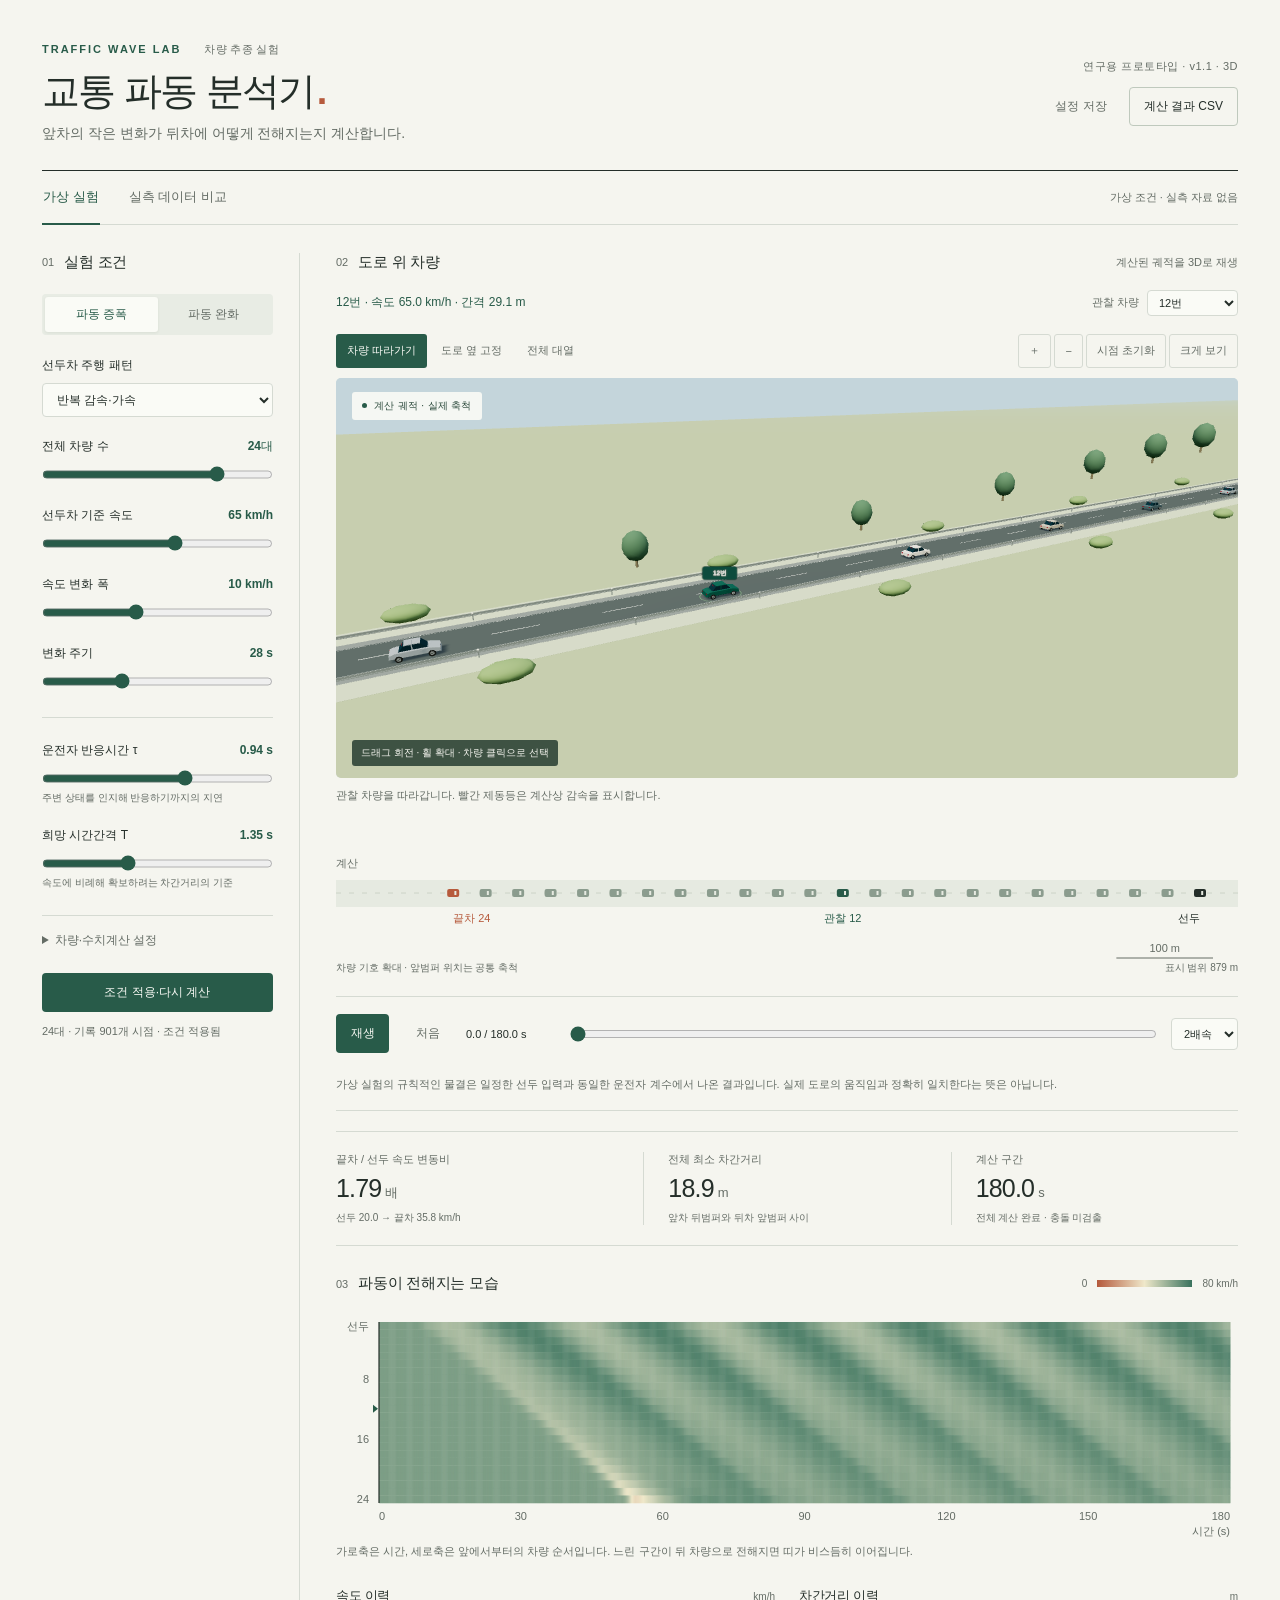
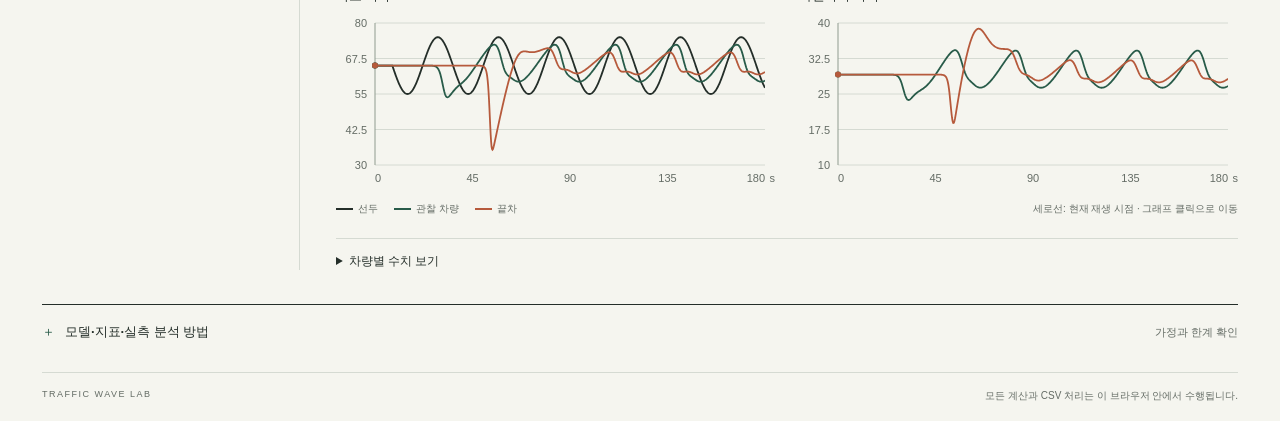
<file: index.html>
<!doctype html>
<html lang="ko">
<head>
  <meta charset="utf-8">
  <meta name="viewport" content="width=device-width,initial-scale=1">
  <meta name="color-scheme" content="light">
  <title>교통 파동 분석기 | Traffic Wave Lab</title>
  <link rel="stylesheet" href="style.css">
</head>
<body>
<div class="app">
  <header class="masthead">
    <div><div class="eyebrow">TRAFFIC WAVE LAB <span>차량 추종 실험</span></div><h1>교통 파동 분석기<span class="period">.</span></h1><p>앞차의 작은 변화가 뒤차에 어떻게 전해지는지 계산합니다.</p></div>
    <div class="header-actions"><span class="edition">연구용 프로토타입 · v1.1 · 3D</span><div><button id="export-config" class="quiet">설정 저장</button><button id="export-csv" class="outline">계산 결과 CSV</button></div></div>
  </header>
  <nav class="workspace-nav" aria-label="분석 모드"><div><button id="mode-simulation" aria-pressed="true">가상 실험</button><button id="mode-measured" aria-pressed="false">실측 데이터 비교</button></div><span id="source-label">가상 조건 · 실측 자료 없음</span></nav>
  <section id="data-panel" class="data-panel" hidden aria-label="실측 데이터 입력">
    <div><h2>같은 차로의 차량 궤적을 불러오세요.</h2><p>필수 열: <code>time_s, vehicle_id, position_m, speed_kmh</code><br>위치는 진행 방향으로 증가하는 앞범퍼 좌표(m), 시간은 공통 시계(s)입니다. 차량 길이는 아래 설정값을 공통 적용합니다.</p></div>
    <div class="data-actions"><label class="file-button">CSV 불러오기<input type="file" id="file-input" accept=".csv,text/csv"></label><button id="template" class="outline">CSV 양식</button><button id="synthetic" class="quiet">합성 예제 사용</button><button id="clear-data" class="quiet" hidden>자료 해제</button></div>
    <div id="data-status" class="data-status" role="status">아직 실측 자료가 없습니다. 합성 예제로 비교 기능을 먼저 시험할 수 있습니다.</div>
    <div id="fit-row" class="fit-row" hidden><div><b id="fit-score">—</b><span id="data-summary"></span></div><button id="calibrate" class="outline">반응시간·시간간격 추정</button><span id="fit-progress" role="status"></span></div>
    <p class="small">CSV 최대 30대·300초·12 MB, 차량마다 최소 3개 시점. 2초보다 긴 관측 공백은 허용하지 않습니다. 엑셀 자료는 CSV UTF-8로 저장해 주세요.</p>
  </section>
  <main class="layout">
    <aside class="controls">
      <div class="section-heading"><span class="section-no">01</span><h2>실험 조건</h2></div>
      <div class="presets" aria-label="가상 실험 프리셋"><button id="preset-wave" aria-pressed="true">파동 증폭</button><button id="preset-stable" aria-pressed="false">파동 완화</button></div>
      <div id="synthetic-controls">
        <label class="field">선두차 주행 패턴<select id="mode"><option value="sine">반복 감속·가속</option><option value="pulse">한 차례 감속 후 회복</option></select></label>
        <label class="range-field" for="count"><span>전체 차량 수<output id="count-value"></output></span><input id="count" type="range" min="3" max="30" step="1" value="24"></label>
        <label class="range-field" for="baselineSpeed"><span>선두차 기준 속도<output id="baselineSpeed-value"></output></span><input id="baselineSpeed" type="range" min="30" max="90" step="5" value="65"></label>
        <label class="range-field" for="amplitude"><span>속도 변화 폭<output id="amplitude-value"></output></span><input id="amplitude" type="range" min="0" max="25" step="1" value="10"></label>
        <label class="range-field" for="period"><span>변화 주기<output id="period-value"></output></span><input id="period" type="range" min="12" max="60" step="2" value="28"></label>
      </div>
      <div class="control-divider"></div>
      <label class="range-field" for="reactionTime"><span>운전자 반응시간 τ<output id="reactionTime-value"></output></span><input id="reactionTime" type="range" min="0" max="1.5" step="0.05" value="0.6"><small>주변 상태를 인지해 반응하기까지의 지연</small></label>
      <label class="range-field" for="timeHeadway"><span>희망 시간간격 T<output id="timeHeadway-value"></output></span><input id="timeHeadway" type="range" min="0.7" max="2.5" step="0.05" value="1.35"><small>속도에 비례해 확보하려는 차간거리의 기준</small></label>
      <details class="advanced"><summary>차량·수치계산 설정</summary><div class="advanced-fields">
        <label class="field">가속 성향 a (m/s²)<input id="acceleration" type="number" min="0.3" max="3" step="0.1" value="1.1"></label>
        <label class="field">편안한 감속 b (m/s²)<input id="comfortableBraking" type="number" min="0.5" max="4" step="0.1" value="2"></label>
        <label class="field">자유 주행 희망속도 (km/h)<input id="desiredSpeed" type="number" min="100" max="160" step="5" value="120"></label>
        <label class="field">정지 시 최소 간격 (m)<input id="minimumGap" type="number" min="0.5" max="5" step="0.5" value="2"></label>
        <label class="field">차량 길이 (m)<input id="vehicleLength" type="number" min="3" max="8" step="0.1" value="4.5"></label>
        <label class="field">계산 시간 (s)<input id="duration" type="number" min="30" max="300" step="10" value="180"></label>
        <p class="small">계산 간격 0.05 s · 기록 간격 0.2 s<br>단일 차로 · 차로 변경 없음 · 동일 운전자 계수</p>
      </div></details>
      <button id="recalculate" class="primary apply">조건 적용·다시 계산</button>
      <p id="condition-status" class="small" role="status">조건을 바꾸면 결과를 다시 계산합니다.</p>
    </aside>
    <div class="results">
      <div id="error" class="error" role="alert" hidden></div>
      <section class="road-section" id="road-section" aria-labelledby="road-title">
        <div class="section-heading spread"><div><span class="section-no">02</span><h2 id="road-title">도로 위 차량</h2></div><span class="small">계산된 궤적을 3D로 재생</span></div>
        <div class="road-readout"><span id="road-state">계산 준비</span><label>관찰 차량<select id="selected-car" aria-label="관찰할 차량"></select></label></div>
        <div class="scene-toolbar" aria-label="3D 시점 설정"><div class="camera-views"><button id="cam-follow" aria-pressed="true">차량 따라가기</button><button id="cam-roadside" aria-pressed="false">도로 옆 고정</button><button id="cam-overview" aria-pressed="false">전체 대열</button></div><div class="camera-actions"><button id="cam-zoom-in" aria-label="3D 화면 확대">＋</button><button id="cam-zoom-out" aria-label="3D 화면 축소">−</button><button id="cam-reset">시점 초기화</button><button id="scene-fullscreen">크게 보기</button></div></div>
        <div id="scene-shell" class="scene-shell">
          <canvas id="road-3d" aria-label="계산된 위치와 속도로 도로를 달리는 3D 자동차. 드래그로 회전하고 휠로 확대합니다. 관찰 차량과 아래 재생 버튼으로도 조작할 수 있습니다." role="img"></canvas>
          <div class="scene-stamp"><span class="scene-dot"></span><span>계산 궤적 · 실제 축척</span></div>
          <div class="scene-hint">드래그 회전 · 휠 확대 · 차량 클릭으로 선택</div>
          <div id="scene-fallback" class="scene-fallback" role="status" hidden>이 브라우저에서 3D를 시작하지 못했습니다. 아래 2D 대열과 그래프는 계속 사용할 수 있습니다.</div>
        </div>
        <p id="scene-status" class="scene-status" role="status">관찰 차량을 따라갑니다. 빨간 제동등은 계산상 감속을 표시합니다.</p>
        <canvas id="road" role="img" aria-label="선두차를 기준으로 차량의 간격 변화를 보여주는 차량 대열"></canvas>
        <div class="road-caption"><span>차량 기호 확대 · 앞범퍼 위치는 공통 축척</span><span id="road-scale"></span></div>
        <div class="playback"><button id="play" class="primary" aria-label="시뮬레이션 재생">재생</button><button id="restart" class="quiet">처음</button><output id="time-label">0.0 / 180 s</output><input id="timeline" type="range" min="0" max="180" step="0.05" value="0" aria-label="시뮬레이션 시간"><select id="playback-rate" aria-label="재생 배속"><option value="1">1배속</option><option value="2" selected>2배속</option><option value="4">4배속</option><option value="8">8배속</option></select></div>
      </section>
      <p class="model-context">가상 실험의 규칙적인 물결은 일정한 선두 입력과 동일한 운전자 계수에서 나온 결과입니다. 실제 도로의 움직임과 정확히 일치한다는 뜻은 아닙니다.</p>
      <section class="metrics" aria-label="전체 계산구간 지표">
        <div><span>끝차 / 선두 속도 변동비</span><strong id="amplification">—</strong><small id="amplification-note">속도 최댓값−최솟값의 비</small></div>
        <div><span>전체 최소 차간거리</span><strong id="min-gap">—</strong><small>앞차 뒤범퍼와 뒤차 앞범퍼 사이</small></div>
        <div><span>계산 구간</span><strong id="run-duration">—</strong><small id="run-status">충돌 검출 시 계산 중단</small></div>
      </section>
      <section class="heat-section" aria-labelledby="heat-title"><div class="section-heading spread"><div><span class="section-no">03</span><h2 id="heat-title">파동이 전해지는 모습</h2></div><div class="color-key"><span id="heat-min">0</span><i></i><span id="heat-max">100 km/h</span></div></div><canvas id="heatmap" role="img" aria-label="가로축 시간 초, 세로축 차량 번호, 색은 시뮬레이션 속도 킬로미터 매 시"></canvas><p class="chart-caption">가로축은 시간, 세로축은 앞에서부터의 차량 순서입니다. 느린 구간이 뒤 차량으로 전해지면 띠가 비스듬히 이어집니다.</p></section>
      <div class="chart-grid">
        <section><div class="chart-title"><h2>속도 이력</h2><span>km/h</span></div><canvas id="speed-chart" role="img" aria-label="시간에 따른 선두, 관찰 차량, 끝차 속도 그래프"></canvas></section>
        <section><div class="chart-title"><h2>차간거리 이력</h2><span>m</span></div><canvas id="gap-chart" role="img" aria-label="시간에 따른 관찰 차량과 끝차의 범퍼 사이 간격 그래프"></canvas></section>
      </div>
      <div class="legend"><span><i class="lead"></i>선두</span><span><i class="selected"></i><span id="selected-series-label">관찰 차량</span></span><span id="tail-legend"><i class="tail"></i>끝차</span><span id="observed-legend" hidden><i class="observed"></i>점선: 관측 자료</span><span class="legend-note">세로선: 현재 재생 시점 · 그래프 클릭으로 이동</span></div>
      <details class="values"><summary>차량별 수치 보기</summary><div class="table-scroll"><table><thead><tr><th>차량</th><th>현재 속도 (km/h)</th><th>현재 간격 (m)</th><th>속도 변동폭 (km/h)</th></tr></thead><tbody id="vehicle-values"></tbody></table></div></details>
    </div>
  </main>
  <section class="method"><details><summary><span>모델·지표·실측 분석 방법</span><span class="small">가정과 한계 확인</span></summary><div class="method-grid">
    <div><h3>지연을 추가한 차량 추종 모델</h3><p>IDM(Intelligent Driver Model)의 가속도 식에 명시적인 반응 지연 τ를 추가했습니다. τ=0은 지연 없는 IDM입니다. 표준 IDM에 원래 포함된 반응시간으로 해석하지 않습니다.</p><div class="equation">dv/dt = a [1 − (v/v₀)⁴ − (s*/s)²]<br>s* = s₀ + max(0, vT + vΔv / 2√(ab))<br>입력 v, Δv, s는 t−τ에서 평가</div><p>차간거리 s=x앞−x뒤−L. 속도는 내부적으로 m/s, 화면에서는 km/h입니다. 초기 가상 대열은 기준 속도의 평형 간격에서 출발합니다.</p></div>
    <div><h3>지표를 읽는 법</h3><p>속도 변동비는 전체 계산구간의 (끝차 최대속도−최소속도)/(선두 최대속도−최소속도)입니다. 1보다 크면 이 실험 구간에서 끝차의 변동폭이 더 큽니다. 유한 시간의 과도응답을 포함하므로 엄밀한 선형 안정성 판정은 아닙니다. 선두의 변화가 없으면 비율은 정의하지 않습니다.</p><p>지표는 0.05초 계산점, 그래프와 내보내기는 0.2초 기록점 기준입니다. 단일 차로, 동일 차장·운전자 계수, 최대 감속 9 m/s²를 가정합니다. 충돌이 검출되면 해당 적분 구간 안의 최초 접촉점을 찾아 중단합니다.</p></div>
    <div><h3>실측 자료와 계수 추정</h3><p>각 차량의 공통 관측 구간을 0.2초 간격으로 선형 보간합니다. 선두 궤적을 입력하고 뒤차를 관측 초기값에서 시뮬레이션합니다. 초깃값 이전의 지연 이력은 일정 속도로 연장합니다.</p><p>계수 추정은 τ와 T의 제한된 격자 탐색입니다. 뒤차의 속도 RMSE를 줄이는 조합을 찾으며, 같은 자료에 대한 적합 오차를 표시합니다. 별도 검증 자료, 관측 잡음 처리, 계수 불확실성 추정은 포함하지 않습니다. 위치와 속도의 불일치는 결과에 영향을 줍니다.</p></div>
  </div><p class="sources">모델 근거: <a href="https://mtreiber.de/MicroApplet/IDM.html" target="_blank" rel="noreferrer">Treiber · IDM 식과 수치 적분</a> · <a href="https://arxiv.org/abs/cond-mat/0002177" target="_blank" rel="noreferrer">Treiber, Hennecke & Helbing (2000)</a>. 실제 차량 대열의 변동 관측: <a href="https://journals.plos.org/plosone/article?id=10.1371/journal.pone.0094351" target="_blank" rel="noreferrer">Jiang 외 (2014), 25대 차량 실험</a>. 실측 보정 전에는 현장 예측값으로 해석하지 않습니다.</p></details></section>
  <footer><span>TRAFFIC WAVE LAB</span><span>모든 계산과 CSV 처리는 이 브라우저 안에서 수행됩니다.</span></footer>
</div>
<script src="vendor/three.min.js"></script><script src="scene3d.js"></script><script src="model.js"></script><script src="data.js"></script><script src="app.js"></script>
</body>
</html>
</file>
<file: style.css>
:root{--paper:#f5f5ef;--ink:#242e29;--muted:#646c65;--line:#d5dad2;--green:#285b49;--green-light:#e3ebe3;--rust:#b65a3c;--blue:#506e98;--panel:#fafbf6;--danger:#963c32;font-family:'Segoe UI','Malgun Gothic',sans-serif;color:var(--ink);background:var(--paper);font-synthesis:none}*{box-sizing:border-box}body{margin:0}button,input,select{font:inherit}button,select,summary,.file-button{cursor:pointer}button{border:0;background:none;color:inherit}button:disabled{opacity:.5;cursor:wait}button,input,select{outline-offset:4px}button:focus-visible,input:focus-visible,select:focus-visible,summary:focus-visible{outline:2px solid var(--green)}.app{max-width:1500px;margin:auto;padding:34px 42px 18px}.masthead{display:flex;justify-content:space-between;align-items:center;gap:20px;padding:8px 0 27px}.eyebrow{font-size:11px;font-weight:700;letter-spacing:2px;color:var(--green)}.eyebrow span{margin-left:18px;color:var(--muted);letter-spacing:.3px;font-weight:400}h1{margin:12px 0 10px;font-size:clamp(28px,3vw,38px);letter-spacing:-1.6px;font-weight:650;line-height:1.2}.period{color:var(--rust);margin-left:2px}.masthead p{margin:0;font-size:14px;color:var(--muted)}.header-actions{text-align:right;display:grid;gap:13px;flex-shrink:0}.header-actions>div{display:flex;gap:8px}.edition{font-size:11px;letter-spacing:.5px;color:var(--muted)}.outline,.quiet,.primary,.file-button{padding:10px 14px;font-size:12px;border-radius:4px;min-height:39px;display:inline-flex;align-items:center;justify-content:center;gap:6px}.outline{border:1px solid #bfc9bd;background:transparent}.quiet{color:var(--muted)}.primary,.file-button{background:var(--green);color:#fafbf6}.outline:hover,.quiet:hover{background:var(--green-light)}.primary:hover,.file-button:hover{background:#1d4939}.workspace-nav{display:flex;justify-content:space-between;align-items:center;border-top:1px solid var(--ink);border-bottom:1px solid var(--line);gap:16px}.workspace-nav>div{display:flex;gap:28px}.workspace-nav button{padding:17px 1px;font-size:13px;color:var(--muted);border-bottom:2px solid transparent;margin-bottom:-1px}.workspace-nav button[aria-pressed=true]{color:var(--green);border-color:var(--green);font-weight:600}.workspace-nav>span{font-size:11px;color:var(--muted)}.layout{display:grid;grid-template-columns:258px minmax(0,1fr);gap:36px;padding-top:28px}.controls{padding-right:26px;border-right:1px solid var(--line)}h2{margin:0;font-size:15px;font-weight:600;letter-spacing:-.3px}.section-heading,.section-heading>div{display:flex;align-items:center;gap:10px}.section-heading{margin-bottom:17px}.section-no{font-size:11px;color:var(--muted);font-variant-numeric:tabular-nums}.spread{justify-content:space-between;gap:10px}.small,small{font-size:11px;line-height:1.7;color:var(--muted)}.presets{display:flex;background:#e8ece4;border-radius:4px;padding:3px;margin:22px 0}.presets button{flex:1;font-size:12px;padding:9px 2px;border-radius:3px;color:var(--muted)}.presets button[aria-pressed=true]{background:var(--panel);color:var(--green);box-shadow:0 1px 3px #2f4b3315}.range-field{display:block;margin:21px 0}.range-field>span{display:flex;align-items:center;justify-content:space-between;font-size:12px;gap:4px}.range-field output{color:var(--green);font-weight:650;font-variant-numeric:tabular-nums}.range-field input{width:100%;margin:12px 0 2px;accent-color:var(--green);height:15px}.range-field small{display:block;font-size:10px;line-height:1.6}.field{display:grid;gap:9px;font-size:12px;margin-bottom:16px}.field input,.field select,select{background:var(--panel);color:var(--ink);border:1px solid var(--line);border-radius:4px;padding:8px 10px;min-width:0}.control-divider{height:1px;background:var(--line);margin:24px 0}.advanced{margin-top:24px;border-top:1px solid var(--line);padding-top:16px}.advanced summary{font-size:12px;color:var(--muted)}.advanced-fields{padding-top:20px}.advanced-fields input{width:100%}.apply{margin-top:24px;width:100%}.controls>.small{margin-top:10px}.road-readout{display:flex;justify-content:space-between;gap:12px;align-items:center;font-size:12px;margin-top:18px}.road-readout>span{color:var(--green);font-variant-numeric:tabular-nums}.road-readout label{display:flex;align-items:center;gap:8px;color:var(--muted);font-size:11px}.road-readout select{padding:5px 7px;font-size:11px;max-width:140px}canvas{display:block;width:100%}#road{height:157px;margin-top:6px}.road-caption{display:flex;justify-content:space-between;gap:10px;font-size:10px;color:var(--muted);margin:-6px 0 21px}.playback{display:flex;align-items:center;gap:12px;border-top:1px solid var(--line);padding:17px 0 22px}.playback button{min-width:53px;padding:8px 12px}.playback output{font-size:11px;white-space:nowrap;min-width:90px;font-variant-numeric:tabular-nums}.playback input{min-width:60px;flex:1;accent-color:var(--green)}.playback select{font-size:11px;padding:8px}.metrics{display:grid;grid-template-columns:1fr 1fr 1fr;border-top:1px solid var(--line);border-bottom:1px solid var(--line);padding:20px 0;margin-bottom:28px;gap:20px}.metrics>div{display:grid;gap:7px}.metrics>div+div{padding-left:24px;border-left:1px solid var(--line)}.metrics span{font-size:11px;color:var(--muted)}.metrics strong{font-size:25px;font-weight:500;letter-spacing:-.8px;font-variant-numeric:tabular-nums}.metrics strong em{font-style:normal;font-size:13px;color:var(--muted);margin-left:4px}.metrics small{font-size:10px;line-height:1.5}.color-key{display:flex;align-items:center;gap:8px;font-size:10px;color:var(--muted)}.color-key i{width:95px;height:7px;background:linear-gradient(90deg,#b4593c,#efe8ca,#39725d)}#heatmap{height:227px;cursor:crosshair}.chart-caption{font-size:11px;line-height:1.65;color:var(--muted);margin:5px 0 27px}.chart-grid{display:grid;grid-template-columns:1fr 1fr;gap:24px}.chart-title{display:flex;justify-content:space-between;align-items:center;gap:8px;margin-bottom:6px}.chart-title h2{font-size:13px}.chart-title span{font-size:10px;color:var(--muted)}.chart-grid canvas{height:184px;cursor:crosshair}.legend{display:flex;flex-wrap:wrap;gap:16px;font-size:10px;align-items:center;color:var(--muted);margin:7px 0 22px}.legend>span{display:flex;align-items:center;gap:5px}.legend i{width:17px;border-top:2px solid}.legend .lead{border-color:var(--ink)}.legend .selected{border-color:var(--green)}.legend .tail{border-color:var(--rust)}.legend .observed{border-color:var(--muted);border-top-style:dashed}.legend-note{margin-left:auto}.values{border-top:1px solid var(--line);padding-top:14px}.values summary{font-size:12px}.table-scroll{overflow:auto;margin-top:14px}table{border-collapse:collapse;width:100%;font-size:11px;font-variant-numeric:tabular-nums}th,td{text-align:right;border-bottom:1px solid var(--line);padding:9px 6px;white-space:nowrap}th:first-child,td:first-child{text-align:left}th{font-weight:500;color:var(--muted)}tr.selected{background:var(--green-light)}.method{border-top:1px solid var(--ink);margin-top:34px;padding-top:18px}.method summary{display:flex;justify-content:space-between;gap:10px;font-size:13px;font-weight:600}.method summary span:first-child:before{content:'＋';display:inline-block;width:23px;color:var(--green)}.method details[open] summary span:first-child:before{content:'−'}.method-grid{display:grid;grid-template-columns:1fr 1fr 1fr;gap:30px;margin-top:24px}.method h3{font-size:13px;font-weight:600}.method p{font-size:12px;line-height:1.85;color:var(--muted);word-break:keep-all}.equation{font-family:Georgia,'Malgun Gothic',serif;font-size:13px;line-height:2;padding:10px 0;color:var(--green)}.sources{padding-top:10px}a{color:var(--green);text-underline-offset:3px}footer{display:flex;justify-content:space-between;gap:12px;font-size:10px;color:var(--muted);margin-top:30px;border-top:1px solid var(--line);padding-top:16px}footer>span:first-child{font-size:9px;letter-spacing:1.5px}.data-panel{background:#e9eee6;padding:22px 24px;margin-top:22px;border-radius:3px;display:grid;grid-template-columns:minmax(0,1fr) auto;gap:10px 24px}.data-panel p{font-size:11px;color:var(--muted);line-height:1.8;margin-bottom:0}.data-panel h2{font-size:14px}.data-actions{display:flex;align-items:center;flex-wrap:wrap;justify-content:flex-end;gap:7px}.file-button{position:relative;overflow:hidden;font-size:12px;cursor:pointer}.file-button:focus-within{outline:2px solid var(--green);outline-offset:3px}.file-button input{position:absolute;inset:0;width:100%;height:100%;opacity:0;cursor:pointer}.data-status,.fit-row,.data-panel>.small{grid-column:1/-1}.data-status{font-size:12px;line-height:1.7;padding-top:10px;overflow-wrap:anywhere}.fit-row{display:flex;align-items:center;gap:15px;border-top:1px solid #cbd4c6;padding-top:14px;margin-top:8px;flex-wrap:wrap}.fit-row>div{display:grid;gap:4px;flex:1}.fit-row b{font-size:13px;font-weight:500}.fit-row span{font-size:11px;color:var(--muted)}.error{background:#f0dfd8;color:var(--danger);padding:12px 15px;font-size:12px;line-height:1.7;margin-bottom:18px;border-radius:3px}code{font-size:11px;overflow-wrap:anywhere}body.measured #synthetic-controls{opacity:.45;pointer-events:none}body.measured .presets{display:none}[hidden]{display:none!important}@media(min-width:1600px){.app{padding-top:42px}.layout{gap:42px}}@media(max-width:1100px){.app{padding:24px}.layout{grid-template-columns:220px minmax(0,1fr);gap:24px}.controls{padding-right:20px}.data-panel{grid-template-columns:1fr}.data-actions{justify-content:flex-start}.section-heading.spread{flex-wrap:wrap}.metrics{gap:12px}.metrics>div+div{padding-left:12px}.legend-note{margin-left:0}}@media(max-width:760px){.app{padding:20px 16px}.masthead{align-items:flex-start}.masthead p{font-size:12px;max-width:260px;line-height:1.7}.header-actions{gap:8px}.edition{font-size:9px}.header-actions>div{flex-direction:column;gap:1px}.header-actions button{padding:6px 9px;font-size:10px;min-height:32px}.eyebrow{font-size:9px;letter-spacing:1px}.eyebrow span{display:none}.workspace-nav{gap:8px}.workspace-nav>div{gap:17px}.workspace-nav>span{font-size:9px;max-width:125px;text-align:right}.workspace-nav button{font-size:12px}.layout{display:flex;flex-direction:column;gap:25px;padding-top:22px}.controls{padding-right:0;border-right:0;border-bottom:1px solid var(--line);padding-bottom:18px;display:grid;grid-template-columns:1fr 1fr;column-gap:22px}.controls>.section-heading,.controls>.presets,.controls>#synthetic-controls,.controls>.control-divider,.controls>.advanced,.controls>.apply,.controls>.small{grid-column:1/-1}.controls>.section-heading{margin-bottom:0}.controls>.presets{margin:15px 0}#synthetic-controls{display:grid;grid-template-columns:1fr 1fr;column-gap:22px}#synthetic-controls>.field{grid-column:1/-1}.range-field{margin:10px 0}.control-divider{margin:12px 0}.advanced{margin-top:12px}.advanced-fields{display:grid;grid-template-columns:1fr 1fr;gap:8px 20px}.apply{margin-top:17px}.controls>.small{margin-bottom:0}.section-heading .small{font-size:10px}.road-readout{flex-wrap:wrap;margin-top:12px}.road-readout>span{font-size:11px}.road-caption{font-size:9px}.playback{flex-wrap:wrap;gap:8px;padding-bottom:18px}.playback input{order:5;flex-basis:100%}.playback select{margin-left:auto}.metrics{gap:10px;padding:18px 0}.metrics strong{font-size:23px}.metrics span{font-size:10px;line-height:1.6}.metrics small{font-size:9px}.metrics>div+div{padding-left:9px}#heatmap{height:220px}.chart-grid{gap:20px;grid-template-columns:1fr}.chart-grid canvas{height:196px}.chart-caption{margin-bottom:22px}.method-grid{grid-template-columns:1fr;gap:8px}.method summary>.small{display:none}.data-panel{padding:19px 16px}.data-actions{gap:4px}.data-actions button,.file-button{font-size:11px;padding:8px 10px}.data-panel code{font-size:10px}footer{font-size:9px;line-height:1.6}footer>span:last-child{text-align:right;max-width:200px}.legend{gap:12px}}@media(prefers-reduced-motion:reduce){*{scroll-behavior:auto}}
body.measured #synthetic-controls{display:none}
.scene-toolbar{display:flex;align-items:center;justify-content:space-between;gap:8px;flex-wrap:wrap;margin:18px 0 10px}.camera-views,.camera-actions{display:flex;align-items:center;gap:3px;flex-wrap:wrap}.scene-toolbar button{font-size:11px;min-height:34px;padding:7px 10px;border:1px solid transparent;border-radius:3px;color:var(--muted)}.camera-views button[aria-pressed=true]{background:var(--green);color:var(--panel)}.camera-actions button{border-color:var(--line)}.scene-toolbar button:hover{background:var(--green-light);color:var(--green)}.scene-shell{position:relative;background:#d5e2e4;overflow:hidden;border-radius:5px;isolation:isolate}#road-3d{display:block;width:100%;height:400px;touch-action:none;cursor:grab}#road-3d:active{cursor:grabbing}.scene-stamp{position:absolute;top:14px;left:16px;display:flex;align-items:center;gap:7px;background:#fafbf6e8;padding:7px 10px;border-radius:3px;font-size:10px;letter-spacing:.3px;color:#294739;pointer-events:none}.scene-dot{width:5px;height:5px;background:#285b49;border-radius:50%}.scene-hint{position:absolute;bottom:12px;left:16px;font-size:10px;color:#f5f5ef;background:#263c31d9;padding:6px 9px;border-radius:3px;pointer-events:none}.scene-status{font-size:11px;color:var(--muted);line-height:1.7;margin:8px 0 0}.scene-fallback{position:absolute;inset:0;display:grid;place-content:center;padding:35px;background:#e5eae2;font-size:13px;line-height:1.8}.model-context{font-size:11px;line-height:1.8;color:var(--muted);margin:0 0 20px;padding:0 0 15px;border-bottom:1px solid var(--line)}.road-section:fullscreen{background:var(--paper);padding:20px 28px;display:flex;flex-direction:column;overflow:auto}.road-section:fullscreen .scene-shell{flex:1;min-height:250px}.road-section:fullscreen #road-3d{height:100%;min-height:250px}.road-section:fullscreen #road{height:85px}.road-section:fullscreen .section-heading{margin-bottom:0}.road-section:fullscreen .road-readout{margin-top:8px}.road-section:fullscreen .playback{padding-bottom:0}.road-section:fullscreen .road-caption{margin-bottom:8px}.road-section:fullscreen .scene-toolbar{margin-top:8px}@media(max-width:1100px){#road-3d{height:360px}.scene-toolbar{gap:6px}.scene-toolbar button{font-size:10px;padding:6px 8px}.scene-hint{font-size:9px}}@media(max-width:760px){#road-3d{height:320px}.scene-toolbar{margin-top:14px}.camera-actions{margin-left:auto}.scene-toolbar button{min-height:36px;padding:7px 8px}.scene-stamp{top:10px;left:10px;font-size:9px}.scene-hint{left:10px;bottom:10px}.scene-status{font-size:10px}.road-section:fullscreen{padding:15px}.road-section:fullscreen .road-caption{display:none}}
.road-section:fullscreen #road,.road-section:fullscreen .road-caption{display:none}
</file>
